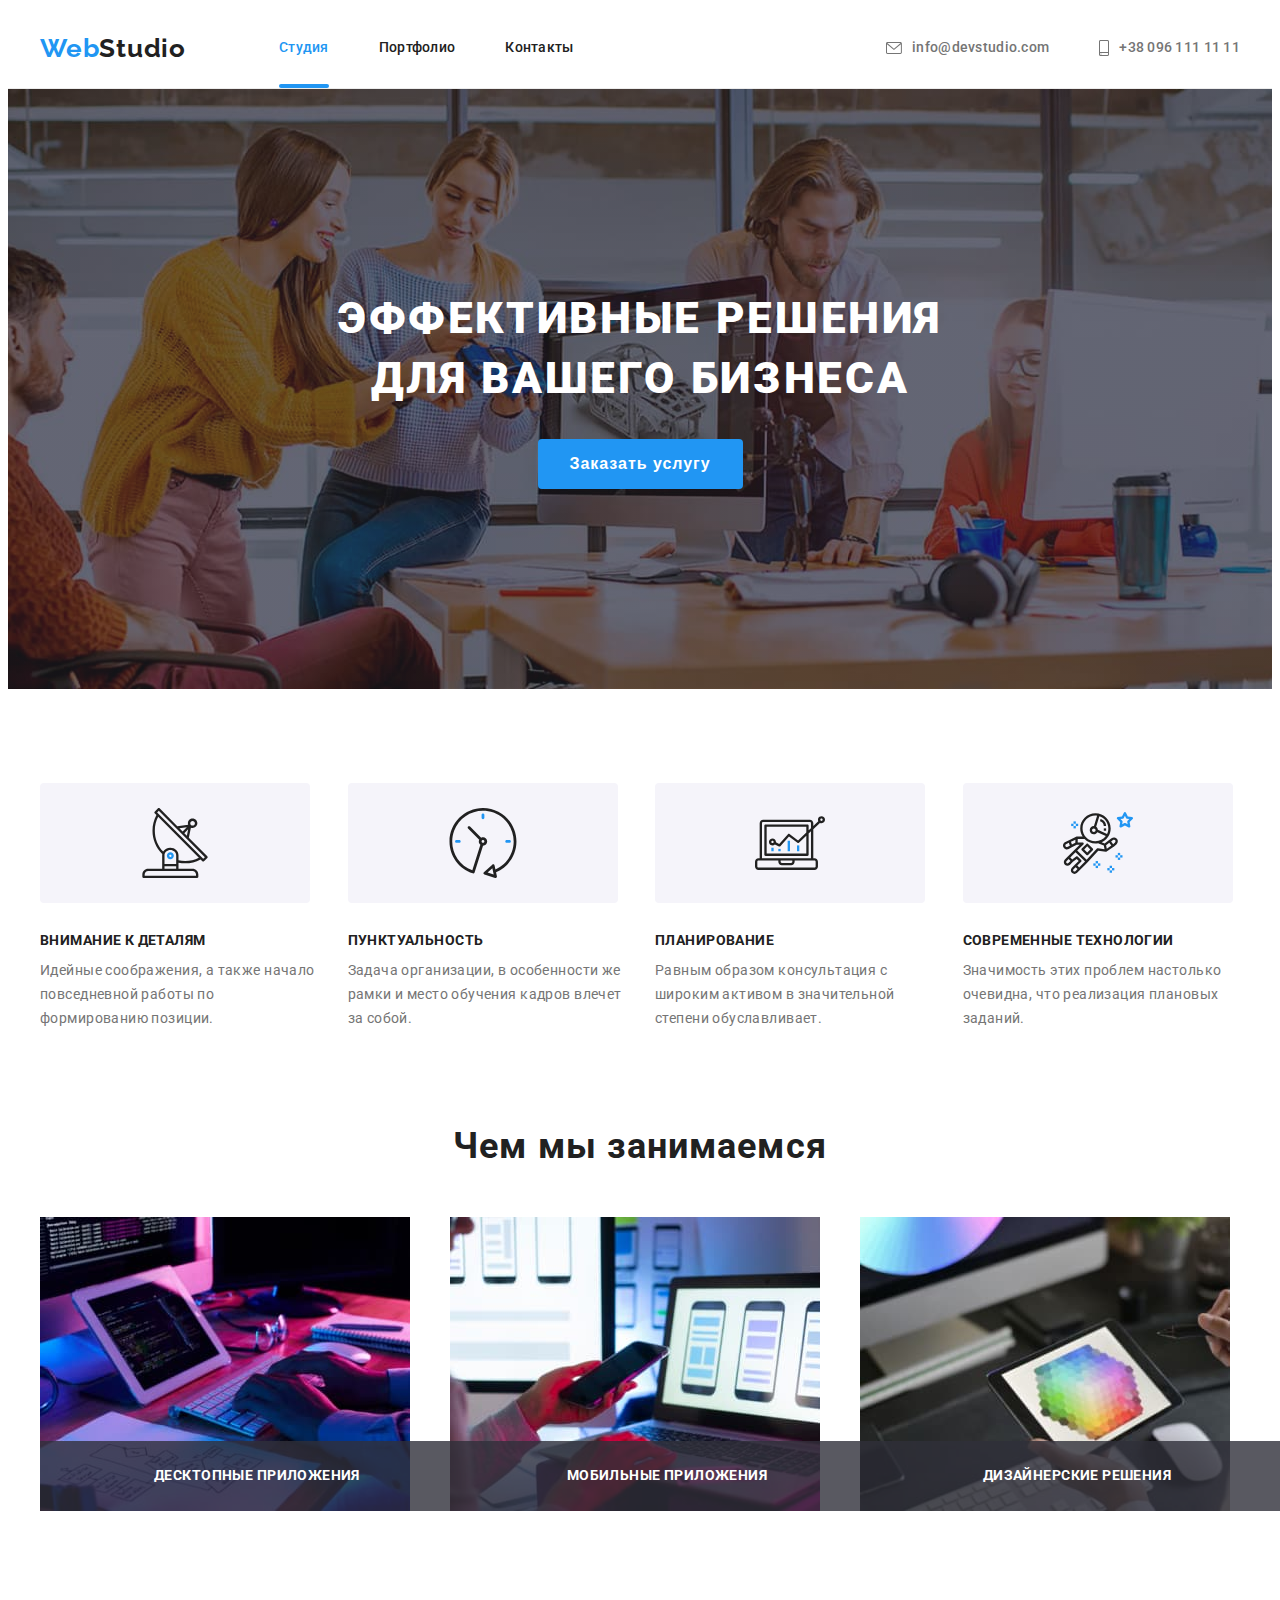
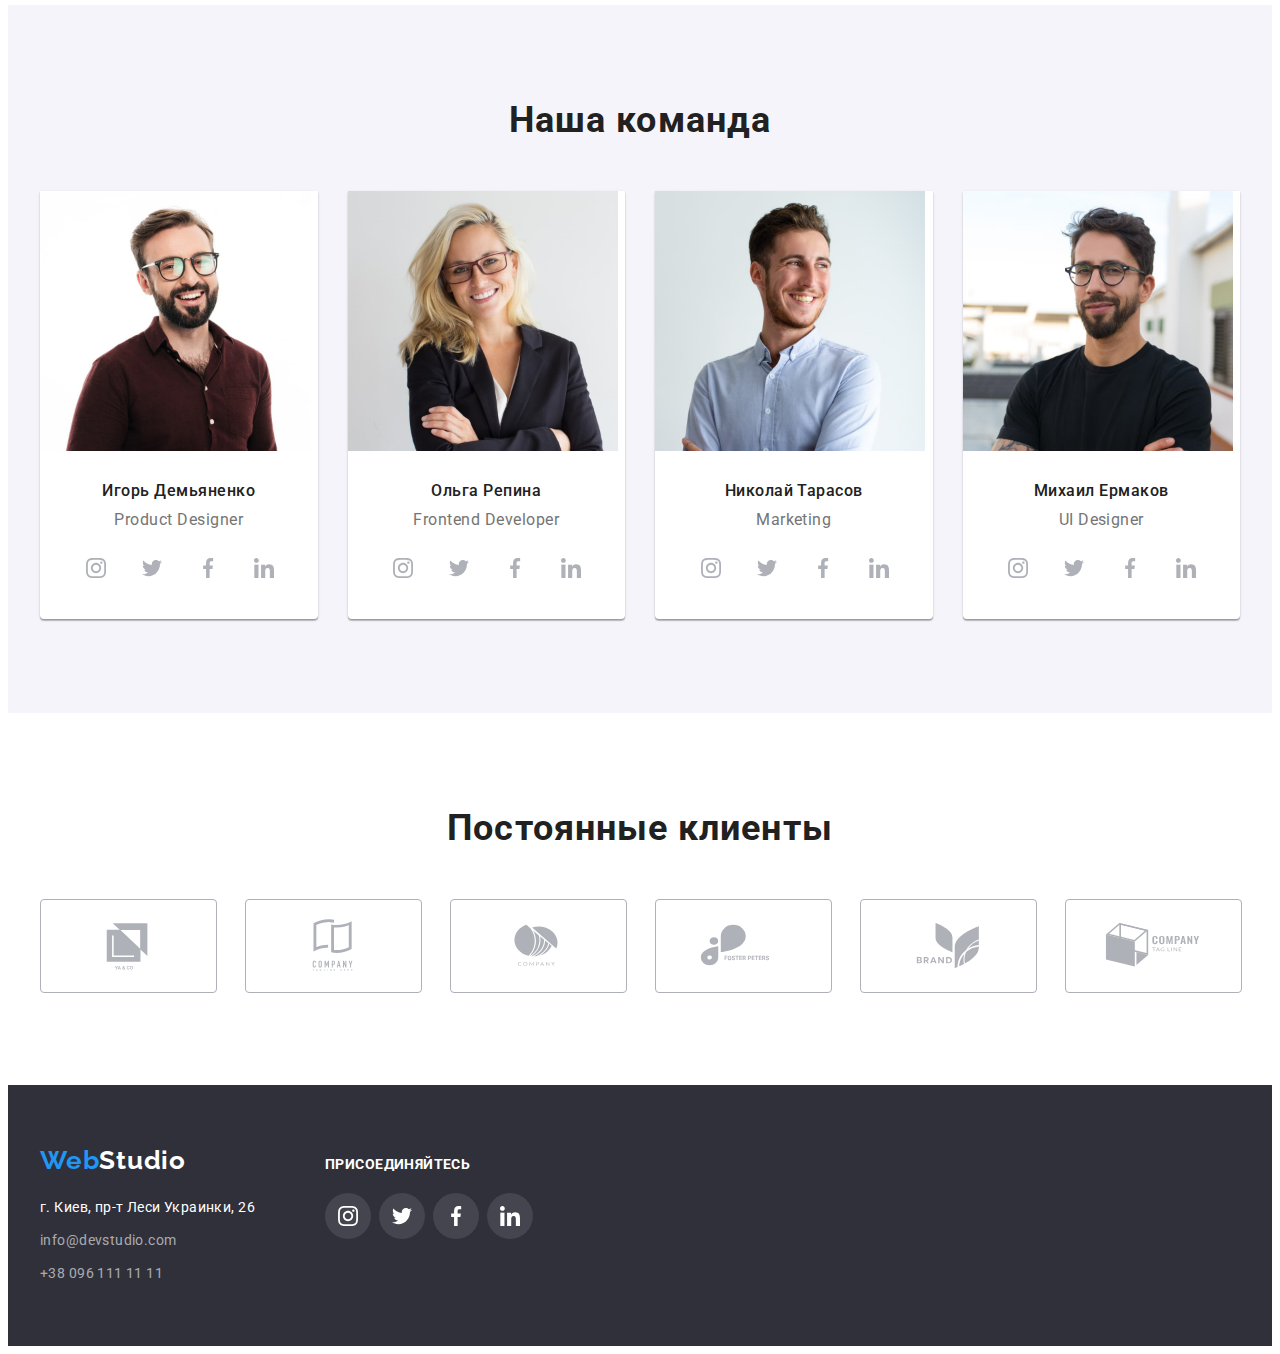
<file: index.html>
<!DOCTYPE html>
<html lang="ru">
  <head>
    <meta charset="UTF-8" />
    <meta http-equiv="X-UA-Compatible" content="IE=edge" />
    <meta name="viewport" content="width=device-width, initial-scale=1.0" />
    <title>Студия</title>
    <link rel="preconnect" href="https://fonts.googleapis.com" />
    <link rel="preconnect" href="https://fonts.gstatic.com" crossorigin />
    <link
      href="https://fonts.googleapis.com/css2?family=Raleway:wght@700&family=Roboto:wght@400;500;700;900&display=swap"
      rel="stylesheet"
    />
    <link
      rel="stylesheet"
      href="https://cdnjs.cloudflare.com/ajax/libs/modern-normalize/1.1.0/modern-normalize.min.css"
      integrity="sha512-wpPYUAdjBVSE4KJnH1VR1HeZfpl1ub8YT/NKx4PuQ5NmX2tKuGu6U/JRp5y+Y8XG2tV+wKQpNHVUX03MfMFn9Q=="
      crossorigin="anonymous"
      referrerpolicy="no-referrer"
    />
    <link rel="stylesheet" href="./css/styles.css" />
  </head>
  <body>
    <!--________________________ Хедер_______________________________________-->
    <header class="header">
      <div class="container">
        <a href="./index.html" class="logo link"
          >Web<span class="text-black">Studio</span></a
        >
        <nav class="nav">
          <ul class="nav-list list">
            <li class="nav-item">
              <a href="./index.html" class="nav-link current link">Студия</a>
            </li>
            <li class="nav-item">
              <a href="./portfolio.html" class="nav-link link">Портфолио</a>
            </li>
            <li class="nav-item">
              <a href="" class="nav-link link">Контакты</a>
            </li>
          </ul>
        </nav>

        <ul class="contacts-list list">
          <li class="contacts-item">
            <a href="mailto:info@devstudio.com" class="contacts-link link"
              ><svg class="icon contacts-icon" width="16" height="12">
                <use href="./images/icon.svg#icon-envelope"></use></svg
              >info@devstudio.com</a
            >
          </li>
          <li class="contacts-item">
            <a href="tel:+380961111111" class="contacts-link link">
              <svg class="icon contacts-icon" width="10" height="16">
                <use href="./images/icon.svg#icon-smartphone"></use></svg
              >+38 096 111 11 11</a
            >
          </li>
        </ul>
      </div>
    </header>

    <main>
      <!--__________________________Герой ____________________________-->
      <section class="hero">
        <div class="container">
          <h1 class="hero-title">Эффективные решения для вашего бизнеса</h1>
          <button class="hero-btn btn" type="button" data-modal-open>
            Заказать услугу
          </button>
        </div>
      </section>

      <!--________________________ Преимущества ______________________-->
      <section class="section features">
        <div class="container">
          <h2 class="visually-hidden">Преимущества</h2>
          <ul class="card-set features-list list">
            <li class="card-set-item features-item">
              <div class="features-wrap-icon">
                <svg class="icon features-icon" width="70" height="70">
                  <use href="./images/icon.svg#icon-antenna"></use>
                </svg>
              </div>
              <h3 class="features-title">Внимание к деталям</h3>
              <p class="features-text">
                Идейные соображения, а также начало повседневной работы по
                формированию позиции.
              </p>
            </li>
            <li class="card-set-item features-item">
              <div class="features-wrap-icon">
                <svg class="icon features-icon" width="70" height="70">
                  <use href="./images/icon.svg#icon-clock"></use>
                </svg>
              </div>
              <h3 class="features-title">Пунктуальность</h3>
              <p class="features-text">
                Задача организации, в особенности же рамки и место обучения
                кадров влечет за собой.
              </p>
            </li>
            <li class="card-set-item features-item">
              <div class="features-wrap-icon">
                <svg class="icon features-icon" width="70" height="70">
                  <use href="./images/icon.svg#icon-diagram"></use>
                </svg>
              </div>
              <h3 class="features-title">Планирование</h3>
              <p class="features-text">
                Равным образом консультация с широким активом в значительной
                степени обуславливает.
              </p>
            </li>
            <li class="card-set-item features-item">
              <div class="features-wrap-icon">
                <svg class="icon features-icon" width="70" height="70">
                  <use href="./images/icon.svg#icon-astronaut"></use>
                </svg>
              </div>
              <h3 class="features-title">Современные технологии</h3>
              <p class="features-text">
                Значимость этих проблем настолько очевидна, что реализация
                плановых заданий.
              </p>
            </li>
          </ul>
        </div>
      </section>
      <!--______________________ Чем мы занимаемся______________________-->
      <section class="section doing">
        <div class="container">
          <h2 class="section-title doing-title">Чем мы занимаемся</h2>
          <ul class="card-set doing-list list">
            <li class="card-set-item doing-item">
              <img
                src="./images/our-gualities-1.jpg"
                alt="our-gualities-1"
                width="370"
              />
              <h3 class="doing-item-title">Десктопные приложения</h3>
            </li>
            <li class="card-set-item doing-item">
              <img
                src="./images/our-gualities-2.jpg"
                alt="our-gualities-2"
                width="370"
              />
              <h3 class="doing-item-title">Мобильные приложения</h3>
            </li>
            <li class="card-set-item doing-item">
              <img
                src="./images/our-gualities-3.jpg"
                alt="our-gualities-3"
                width="370"
              />
              <h3 class="doing-item-title">Дизайнерские решения</h3>
            </li>
          </ul>
        </div>
      </section>
      <!--_______________________Наша команда ______________________________-->
      <section class="section team">
        <div class="container">
          <h2 class="section-title team-title">Наша команда</h2>
          <ul class="card-set team-list list">
            <li class="card-set-item team-item">
              <img
                src="./images/team-member-1.jpg"
                alt="team-member-1"
                width="270"
              />
              <div class="team-info">
                <h3 class="team-item-title">Игорь Демьяненко</h3>
                <p class="team-item-text">Product Designer</p>
                <ul class="card-set soc-list list">
                  <li class="card-set-item soc-item">
                    <a href="" class="soc-link link">
                      <svg class="icon item-icon" width="20" height="20">
                        <use href="./images/icon.svg#icon-instagram"></use>
                      </svg>
                    </a>
                  </li>
                  <li class="card-set-item soc-item">
                    <a href="" class="soc-link link">
                      <svg class="icon item-icon" width="20" height="20">
                        <use href="./images/icon.svg#icon-twitter"></use>
                      </svg>
                    </a>
                  </li>
                  <li class="card-set-item soc-item">
                    <a href="" class="soc-link link">
                      <svg class="icon item-icon" width="20" height="20">
                        <use href="./images/icon.svg#icon-facebook"></use>
                      </svg>
                    </a>
                  </li>
                  <li class="card-set-item soc-item">
                    <a href="" class="soc-link link">
                      <svg class="icon item-icon" width="20" height="20">
                        <use href="./images/icon.svg#icon-linkedin"></use>
                      </svg>
                    </a>
                  </li>
                </ul>
              </div>
            </li>
            <li class="card-set-item team-item">
              <img
                src="./images/team-member-2.jpg"
                alt="team-member-2"
                width="270"
              />
              <div class="team-info">
                <h3 class="team-item-title">Ольга Репина</h3>
                <p class="team-item-text">Frontend Developer</p>
                <ul class="card-set soc-list list">
                  <li class="card-set-item soc-item">
                    <a href="" class="soc-link link">
                      <svg class="icon item-icon" width="20" height="20">
                        <use href="./images/icon.svg#icon-instagram"></use>
                      </svg>
                    </a>
                  </li>
                  <li class="card-set-item soc-item">
                    <a href="" class="soc-link link">
                      <svg class="icon item-icon" width="20" height="20">
                        <use href="./images/icon.svg#icon-twitter"></use>
                      </svg>
                    </a>
                  </li>
                  <li class="card-set-item soc-item">
                    <a href="" class="soc-link link">
                      <svg class="icon item-icon" width="20" height="20">
                        <use href="./images/icon.svg#icon-facebook"></use>
                      </svg>
                    </a>
                  </li>
                  <li class="card-set-item soc-item">
                    <a href="" class="soc-link link">
                      <svg class="icon item-icon" width="20" height="20">
                        <use href="./images/icon.svg#icon-linkedin"></use>
                      </svg>
                    </a>
                  </li>
                </ul>
              </div>
            </li>
            <li class="card-set-item team-item">
              <img
                src="./images/team-member-3.jpg"
                alt="team-member-3"
                width="270"
              />
              <div class="team-info">
                <h3 class="team-item-title">Николай Тарасов</h3>
                <p class="team-item-text">Marketing</p>
                <ul class="card-set soc-list list">
                  <li class="card-set-item soc-item">
                    <a href="" class="soc-link link">
                      <svg class="icon item-icon" width="20" height="20">
                        <use href="./images/icon.svg#icon-instagram"></use>
                      </svg>
                    </a>
                  </li>
                  <li class="card-set-item soc-item">
                    <a href="" class="soc-link link">
                      <svg class="icon item-icon" width="20" height="20">
                        <use href="./images/icon.svg#icon-twitter"></use>
                      </svg>
                    </a>
                  </li>
                  <li class="card-set-item soc-item">
                    <a href="" class="soc-link link">
                      <svg class="icon item-icon" width="20" height="20">
                        <use href="./images/icon.svg#icon-facebook"></use>
                      </svg>
                    </a>
                  </li>
                  <li class="card-set-item soc-item">
                    <a href="" class="soc-link link">
                      <svg class="icon item-icon" width="20" height="20">
                        <use href="./images/icon.svg#icon-linkedin"></use>
                      </svg>
                    </a>
                  </li>
                </ul>
              </div>
            </li>
            <li class="card-set-item team-item">
              <img
                src="./images/team-member-4.jpg"
                alt="team-member-4"
                width="270"
              />
              <div class="team-info">
                <h3 class="team-item-title">Михаил Ермаков</h3>
                <p class="team-item-text">UI Designer</p>
                <ul class="card-set soc-list list">
                  <li class="card-set-item soc-item">
                    <a href="" class="soc-link link">
                      <svg class="icon item-icon" width="20" height="20">
                        <use href="./images/icon.svg#icon-instagram"></use>
                      </svg>
                    </a>
                  </li>
                  <li class="card-set-item soc-item">
                    <a href="" class="soc-link link">
                      <svg class="icon item-icon" width="20" height="20">
                        <use href="./images/icon.svg#icon-twitter"></use>
                      </svg>
                    </a>
                  </li>
                  <li class="card-set-item soc-item">
                    <a href="" class="soc-link link">
                      <svg class="icon item-icon" width="20" height="20">
                        <use href="./images/icon.svg#icon-facebook"></use>
                      </svg>
                    </a>
                  </li>
                  <li class="card-set-item soc-item">
                    <a href="" class="soc-link link">
                      <svg class="icon item-icon" width="20" height="20">
                        <use href="./images/icon.svg#icon-linkedin"></use>
                      </svg>
                    </a>
                  </li>
                </ul>
              </div>
            </li>
          </ul>
        </div>
      </section>

      <!-- _________________________Постоянные клиенты_________________________ -->
      <section class="clients section">
        <div class="container">
          <h2 class="clients-title section-title">Постоянные клиенты</h2>
          <ul class="card-set clients-list list">
            <li class="card-set-item clients-item">
              <a href="" class="clients-link link">
                <svg class="icon clients-icon" width="106" height="60">
                  <use href="./images/icon.svg#icon-logo-1"></use>
                </svg>
              </a>
            </li>
            <li class="card-set-item clients-item">
              <a href="" class="clients-link link">
                <svg class="icon clients-icon" width="106" height="60">
                  <use href="./images/icon.svg#icon-logo-2"></use>
                </svg>
              </a>
            </li>
            <li class="card-set-item clients-item">
              <a href="" class="clients-link link">
                <svg class="icon clients-icon" width="106" height="60">
                  <use href="./images/icon.svg#icon-logo-3"></use>
                </svg>
              </a>
            </li>
            <li class="card-set-item clients-item">
              <a href="" class="clients-link link">
                <svg class="icon clients-icon" width="106" height="60">
                  <use href="./images/icon.svg#icon-logo-4"></use>
                </svg>
              </a>
            </li>
            <li class="card-set-item clients-item">
              <a href="" class="clients-link link">
                <svg class="icon clients-icon" width="106" height="60">
                  <use href="./images/icon.svg#icon-logo-5"></use>
                </svg>
              </a>
            </li>
            <li class="card-set-item clients-item">
              <a href="" class="clients-link link">
                <svg class="icon clients-icon" width="106" height="60">
                  <use href="./images/icon.svg#icon-logo-6"></use>
                </svg>
              </a>
            </li>
          </ul>
        </div>
      </section>
    </main>
    <!--____________________________ Футер ___________________________________-->
    <footer class="footer">
      <div class="container footer-container">
        <div class="footer-content">
          <a href="./index.html" class="logo link"
            >Web<span class="text-white">Studio</span></a
          >
          <address class="footer-address">
            г. Киев, пр-т Леси Украинки, 26
            <ul class="footer-address-list list">
              <li class="footer-address-item">
                <a
                  href="mailto:info@devstudio.com"
                  class="footer-address-link link"
                  >info@devstudio.com</a
                >
              </li>
              <li class="footer-address-item">
                <a href="tel:+380961111111" class="footer-address-link link"
                  >+38 096 111 11 11</a
                >
              </li>
            </ul>
          </address>
        </div>

        <div class="footer-subscribe">
          <b class="subscrible-title">Присоединяйтесь</b>
          <ul class="card-set soc-list list">
            <li class="card-set-item soc-item">
              <a href="" class="soc-link link">
                <svg class="icon item-icon" width="20" height="20">
                  <use href="./images/icon.svg#icon-instagram"></use>
                </svg>
              </a>
            </li>
            <li class="card-set-item soc-item">
              <a href="" class="soc-link link">
                <svg class="icon item-icon" width="20" height="20">
                  <use href="./images/icon.svg#icon-twitter"></use>
                </svg>
              </a>
            </li>
            <li class="card-set-item soc-item">
              <a href="" class="soc-link link">
                <svg class="icon item-icon" width="20" height="20">
                  <use href="./images/icon.svg#icon-facebook"></use>
                </svg>
              </a>
            </li>
            <li class="card-set-item soc-item">
              <a href="" class="soc-link link">
                <svg class="icon item-icon" width="20" height="20">
                  <use href="./images/icon.svg#icon-linkedin"></use>
                </svg>
              </a>
            </li>
          </ul>
        </div>
      </div>
    </footer>

    <div class="backdrop is-hidden" data-modal>
      <div class="modal">
        <button class="btn modal-btn-close" type="button" data-modal-close>
          <svg
            class="icon icon-modal-btn"
            width="18"
            height="18"
            data-modal-close
          >
            <use href="./images/icon.svg#icon-btn-close"></use>
          </svg>
        </button>
      </div>
    </div>
    <script src="./js/modal.js"></script>
  </body>
</html>
</file>
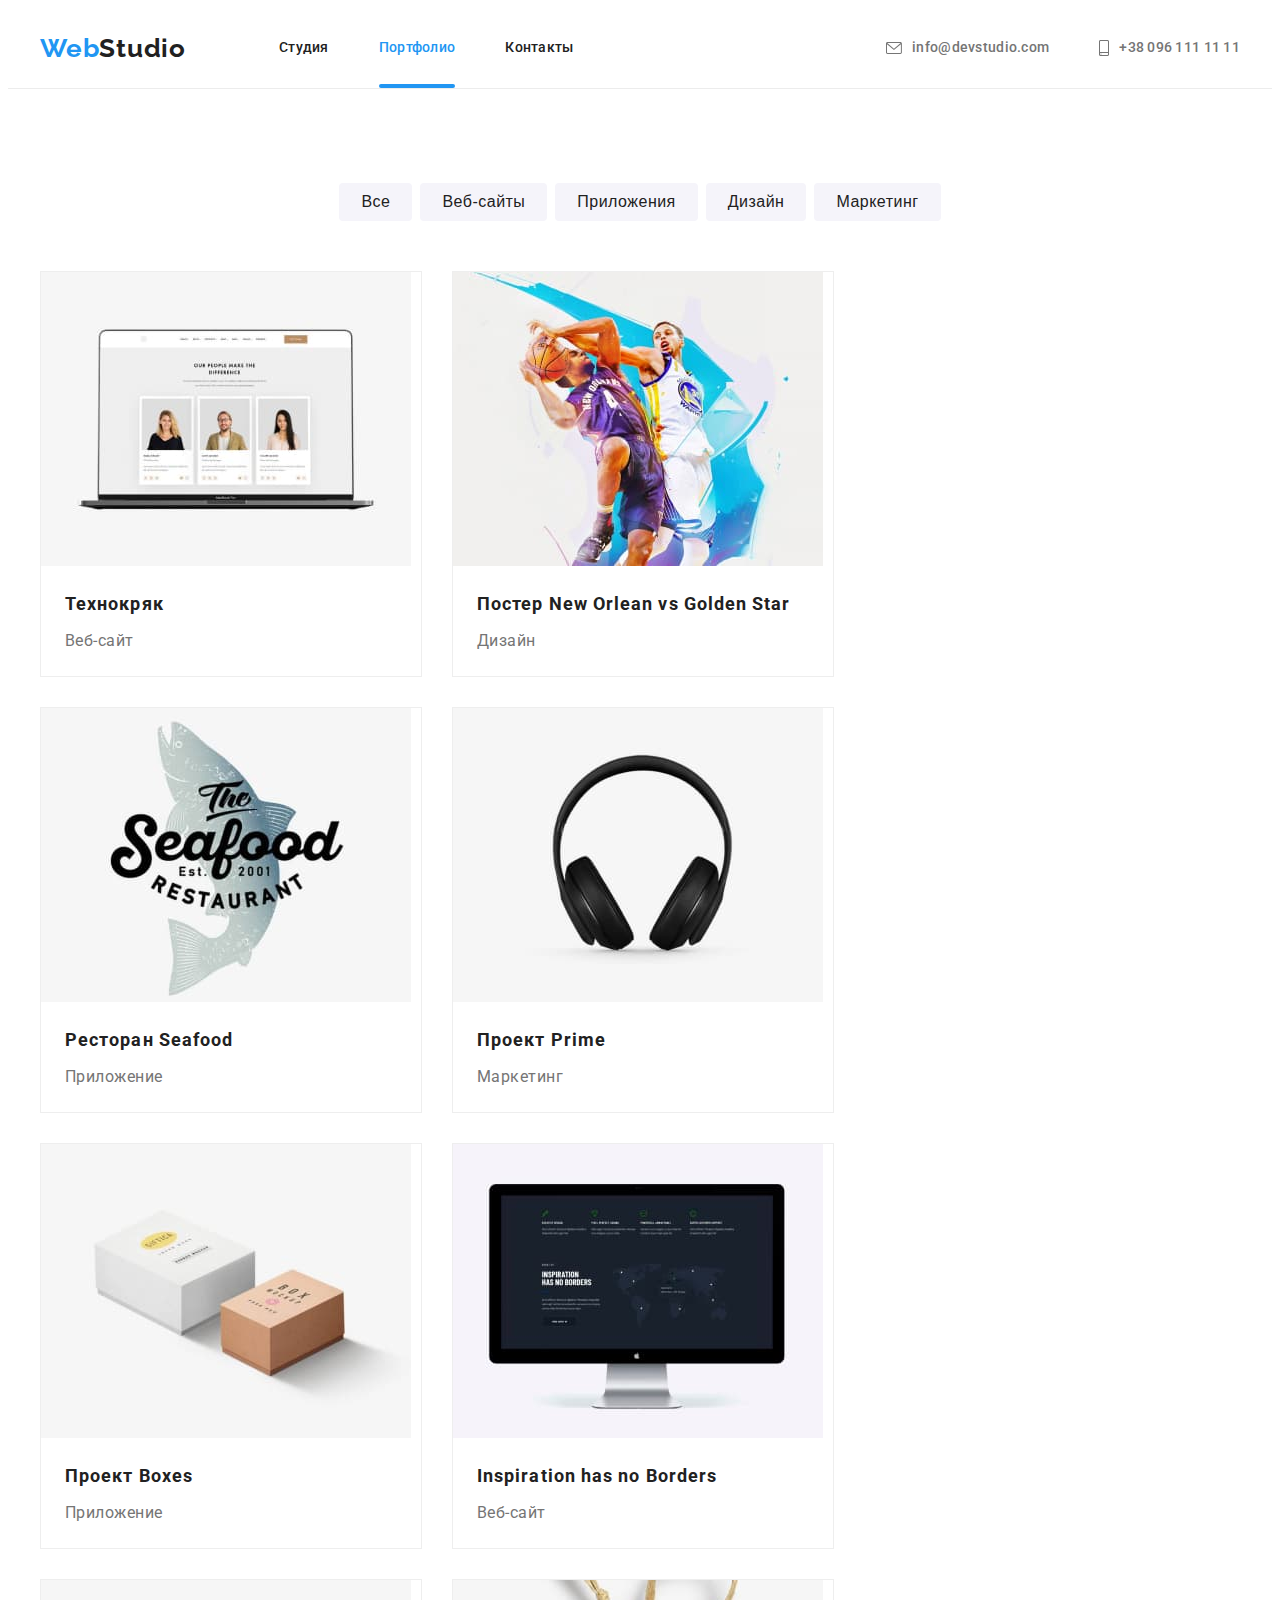
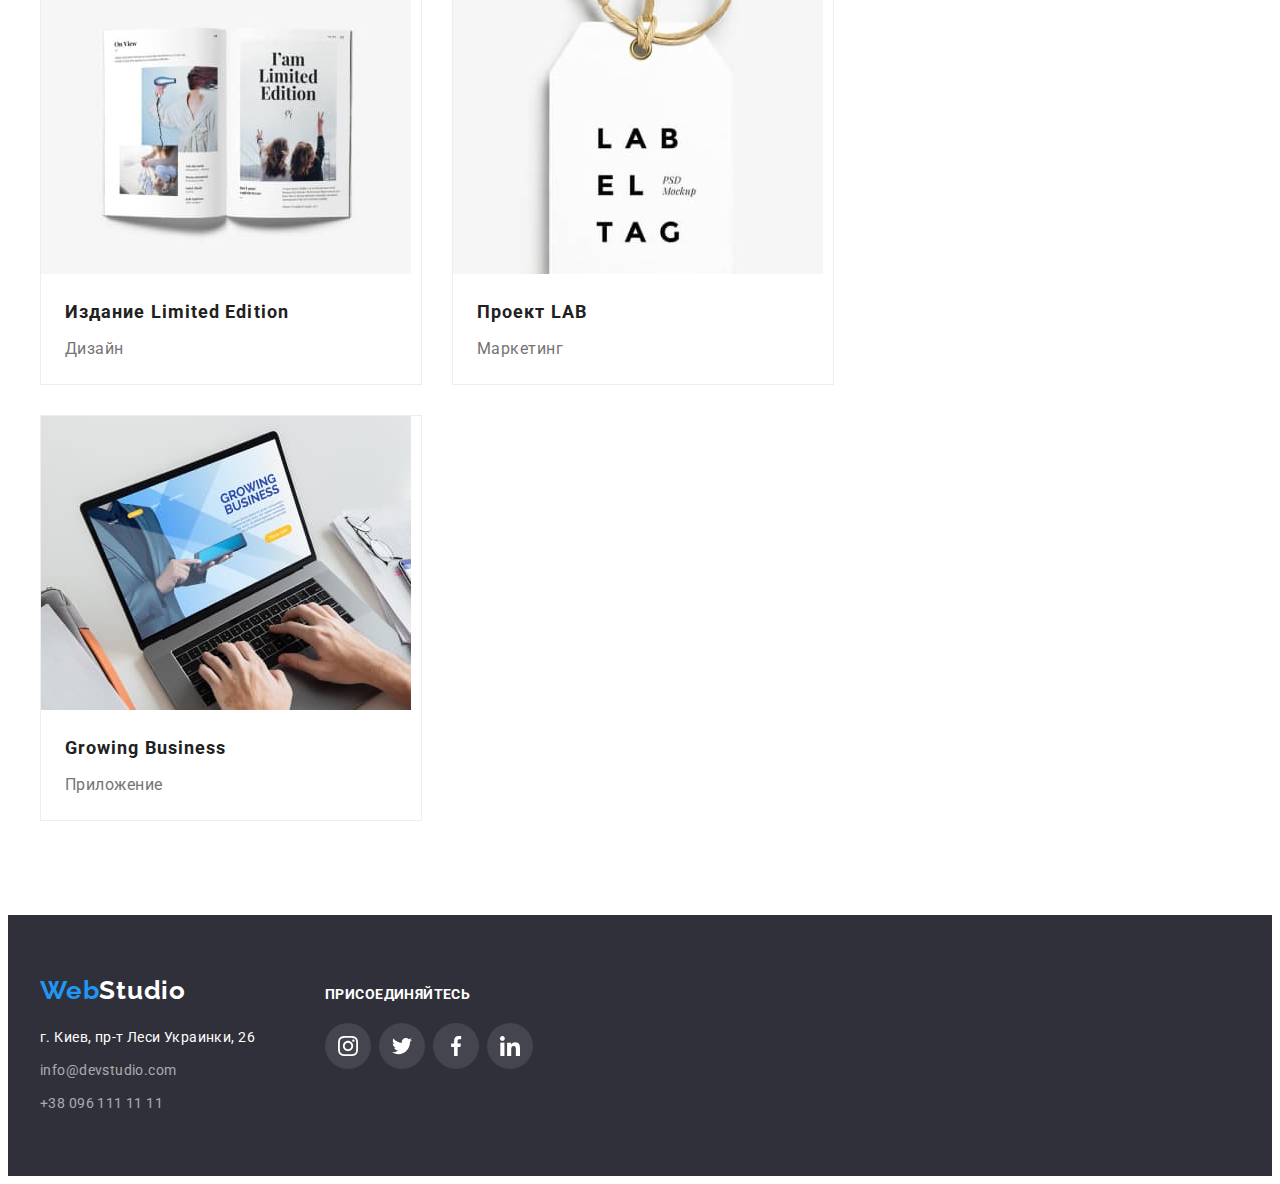
<file: portfolio.html>
<!DOCTYPE html>
<html lang="ru">
  <head>
    <meta charset="UTF-8" />
    <meta http-equiv="X-UA-Compatible" content="IE=edge" />
    <meta name="viewport" content="width=device-width, initial-scale=1.0" />
    <title>Портфолио</title>
    <link rel="preconnect" href="https://fonts.googleapis.com" />
    <link rel="preconnect" href="https://fonts.gstatic.com" crossorigin />
    <link
      href="https://fonts.googleapis.com/css2?family=Raleway:wght@700&family=Roboto:wght@400;500;700;900&display=swap"
      rel="stylesheet"
    />
    <link
      rel="stylesheet"
      href="https://cdnjs.cloudflare.com/ajax/libs/modern-normalize/1.1.0/modern-normalize.min.css"
      integrity="sha512-wpPYUAdjBVSE4KJnH1VR1HeZfpl1ub8YT/NKx4PuQ5NmX2tKuGu6U/JRp5y+Y8XG2tV+wKQpNHVUX03MfMFn9Q=="
      crossorigin="anonymous"
      referrerpolicy="no-referrer"
    />
    <link rel="stylesheet" href="./css/styles.css" />
  </head>
  <body>
    <!--__________________________ Хедер ________________________________-->
    <header class="header">
      <div class="container">
        <a href="./index.html" class="logo link"
          >Web<span class="text-black">Studio</span></a
        >
        <nav class="nav">
          <ul class="nav-list list">
            <li class="nav-item">
              <a href="./index.html" class="nav-link link">Студия</a>
            </li>
            <li class="nav-item">
              <a href="./portfolio.html" class="nav-link current link"
                >Портфолио</a
              >
            </li>
            <li class="nav-item">
              <a href="" class="nav-link link">Контакты</a>
            </li>
          </ul>
        </nav>

        <ul class="contacts-list list">
          <li class="contacts-item">
            <a href="mailto:info@devstudio.com" class="contacts-link link"
              ><svg class="icon contacts-icon" width="16" height="12">
                <use href="./images/icon.svg#icon-envelope"></use></svg
              >info@devstudio.com</a
            >
          </li>
          <li class="contacts-item">
            <a href="tel:+380961111111" class="contacts-link link">
              <svg class="icon contacts-icon" width="10" height="16">
                <use href="./images/icon.svg#icon-smartphone"></use></svg
              >+38 096 111 11 11</a
            >
          </li>
        </ul>
      </div>
    </header>

    <main>
      <section class="section projects">
        <div class="container">
          <!--______________________ Фильтр проектов________________________________ -->
          <h1 class="visually-hidden">Наши проекты</h1>
          <ul class="filters-list list">
            <li class="filters-item">
              <button class="btn filters-btn" type="button">Все</button>
            </li>
            <li class="filters-item">
              <button class="btn filters-btn" type="button">Веб-сайты</button>
            </li>
            <li class="filters-item">
              <button class="btn filters-btn" type="button">Приложения</button>
            </li>
            <li class="filters-item">
              <button class="btn filters-btn" type="button">Дизайн</button>
            </li>
            <li class="filters-item">
              <button class="btn filters-btn" type="button">Маркетинг</button>
            </li>
          </ul>

          <!--________________________Список проектов ____________________________-->
          <ul class="card-set projects-list list">
            <li class="card-set-item projects-item">
              <a
                href=""
                class="projects-link link"
                target="_blank"
                rel="noopener nofollow noreferrer"
              >
                <div class="projects-thumb">
                  <img src="./images/img1.jpg" alt="Технокряк" width="370" />
                  <p class="overlay-text">
                    Ресурс предлагает комплексные предложения с разным уровнем
                    функционала и сервисов. Все это позволит посетителю получить
                    исчерпывающие сведения о компании или частном лице.
                  </p>
                </div>
                <div class="projects-wrap">
                  <h2 class="projects-title">Технокряк</h2>
                  <p class="projects-group">Веб-сайт</p>
                </div>
              </a>
            </li>
            <li class="card-set-item projects-item">
              <a
                href=""
                class="projects-link link"
                target="_blank"
                rel="noopener nofollow noreferrer"
              >
                <div class="projects-thumb">
                  <img src="./images/img2.jpg" alt="Дизайн" width="370" />
                  <p class="overlay-text">
                    Ресурс предлагает комплексные предложения с разным уровнем
                    функционала и сервисов. Все это позволит посетителю получить
                    исчерпывающие сведения о компании или частном лице.
                  </p>
                </div>
                <div class="projects-wrap">
                  <h2 class="projects-title">
                    Постер New Orlean vs Golden Star
                  </h2>
                  <p class="projects-group">Дизайн</p>
                </div>
              </a>
            </li>
            <li class="card-set-item projects-item">
              <a
                href=""
                class="projects-link link"
                target="_blank"
                rel="noopener nofollow noreferrer"
              >
                <div class="projects-thumb">
                  <img
                    src="./images/img3.jpg"
                    alt="Ресторан Seafood"
                    width="370"
                  />
                  <p class="overlay-text">
                    Ресурс предлагает комплексные предложения с разным уровнем
                    функционала и сервисов. Все это позволит посетителю получить
                    исчерпывающие сведения о компании или частном лице.
                  </p>
                </div>
                <div class="projects-wrap">
                  <h2 class="projects-title">Ресторан Seafood</h2>
                  <p class="projects-group">Приложение</p>
                </div>
              </a>
            </li>
            <li class="card-set-item projects-item">
              <a
                href=""
                class="projects-link link"
                target="_blank"
                rel="noopener nofollow noreferrer"
              >
                <div class="projects-thumb">
                  <img src="./images/img4.jpg" alt="Проект Prime" width="370" />
                  <p class="overlay-text">
                    Ресурс предлагает комплексные предложения с разным уровнем
                    функционала и сервисов. Все это позволит посетителю получить
                    исчерпывающие сведения о компании или частном лице.
                  </p>
                </div>
                <div class="projects-wrap">
                  <h2 class="projects-title">Проект Prime</h2>
                  <p class="projects-group">Маркетинг</p>
                </div>
              </a>
            </li>
            <li class="card-set-item projects-item">
              <a
                href=""
                class="projects-link link"
                target="_blank"
                rel="noopener nofollow noreferrer"
              >
                <div class="projects-thumb">
                  <img src="./images/img5.jpg" alt="Проект Boxes" width="370" />
                  <p class="overlay-text">
                    Ресурс предлагает комплексные предложения с разным уровнем
                    функционала и сервисов. Все это позволит посетителю получить
                    исчерпывающие сведения о компании или частном лице.
                  </p>
                </div>
                <div class="projects-wrap">
                  <h2 class="projects-title">Проект Boxes</h2>
                  <p class="projects-group">Приложение</p>
                </div>
              </a>
            </li>
            <li class="card-set-item projects-item">
              <a
                href=""
                class="projects-link link"
                target="_blank"
                rel="noopener nofollow noreferrer"
              >
                <div class="projects-thumb">
                  <img
                    src="./images/img6.jpg"
                    alt="Inspiration has no Borders"
                    width="370"
                  />
                  <p class="overlay-text">
                    Ресурс предлагает комплексные предложения с разным уровнем
                    функционала и сервисов. Все это позволит посетителю получить
                    исчерпывающие сведения о компании или частном лице.
                  </p>
                </div>
                <div class="projects-wrap">
                  <h2 class="projects-title">Inspiration has no Borders</h2>
                  <p class="projects-group">Веб-сайт</p>
                </div>
              </a>
            </li>
            <li class="card-set-item projects-item">
              <a
                href=""
                class="projects-link link"
                target="_blank"
                rel="noopener nofollow noreferrer"
              >
                <div class="projects-thumb">
                  <img
                    src="./images/img7.jpg"
                    alt="Издание Limited Edition"
                    width="370"
                  />
                  <p class="overlay-text">
                    Ресурс предлагает комплексные предложения с разным уровнем
                    функционала и сервисов. Все это позволит посетителю получить
                    исчерпывающие сведения о компании или частном лице.
                  </p>
                </div>
                <div class="projects-wrap">
                  <h2 class="projects-title">Издание Limited Edition</h2>
                  <p class="projects-group">Дизайн</p>
                </div>
              </a>
            </li>
            <li class="card-set-item projects-item">
              <a
                href=""
                class="projects-link link"
                target="_blank"
                rel="noopener nofollow noreferrer"
              >
                <div class="projects-thumb">
                  <img src="./images/img8.jpg" alt="Проект LAB" width="370" />
                  <p class="overlay-text">
                    Ресурс предлагает комплексные предложения с разным уровнем
                    функционала и сервисов. Все это позволит посетителю получить
                    исчерпывающие сведения о компании или частном лице.
                  </p>
                </div>
                <div class="projects-wrap">
                  <h2 class="projects-title">Проект LAB</h2>
                  <p class="projects-group">Маркетинг</p>
                </div>
              </a>
            </li>
            <li class="card-set-item projects-item">
              <a
                href=""
                class="projects-link link"
                target="_blank"
                rel="noopener nofollow noreferrer"
              >
                <div class="projects-thumb">
                  <img
                    src="./images/img9.jpg"
                    alt="Growing Business"
                    width="370"
                  />
                  <p class="overlay-text">
                    Ресурс предлагает комплексные предложения с разным уровнем
                    функционала и сервисов. Все это позволит посетителю получить
                    исчерпывающие сведения о компании или частном лице.
                  </p>
                </div>
                <div class="projects-wrap">
                  <h2 class="projects-title">Growing Business</h2>
                  <p class="projects-group">Приложение</p>
                </div>
              </a>
            </li>
          </ul>
        </div>
      </section>
    </main>

    <!--______________________________ Футер _____________________________________-->

    <footer class="footer">
      <div class="container footer-container">
        <div class="footer-content">
          <a href="./index.html" class="logo link"
            >Web<span class="text-white">Studio</span></a
          >
          <address class="footer-address">
            г. Киев, пр-т Леси Украинки, 26
            <ul class="footer-address-list list">
              <li class="footer-address-item">
                <a
                  href="mailto:info@devstudio.com"
                  class="footer-address-link link"
                  >info@devstudio.com</a
                >
              </li>
              <li class="footer-address-item">
                <a href="tel:+380961111111" class="footer-address-link link"
                  >+38 096 111 11 11</a
                >
              </li>
            </ul>
          </address>
        </div>

        <div class="footer-subscribe">
          <b class="subscrible-title">Присоединяйтесь</b>
          <ul class="card-set soc-list list">
            <li class="card-set-item soc-item">
              <a href="" class="soc-link link">
                <svg class="icon item-icon" width="20" height="20">
                  <use href="./images/icon.svg#icon-instagram"></use>
                </svg>
              </a>
            </li>
            <li class="card-set-item soc-item">
              <a href="" class="soc-link link">
                <svg class="icon item-icon" width="20" height="20">
                  <use href="./images/icon.svg#icon-twitter"></use>
                </svg>
              </a>
            </li>
            <li class="card-set-item soc-item">
              <a href="" class="soc-link link">
                <svg class="icon item-icon" width="20" height="20">
                  <use href="./images/icon.svg#icon-facebook"></use>
                </svg>
              </a>
            </li>
            <li class="card-set-item soc-item">
              <a href="" class="soc-link link">
                <svg class="icon item-icon" width="20" height="20">
                  <use href="./images/icon.svg#icon-linkedin"></use>
                </svg>
              </a>
            </li>
          </ul>
        </div>
      </div>
    </footer>
  </body>
</html>
</file>
<file: css/styles.css>
/* цвет основного текста #757575 */
/* вторичный цвет текста  #212121;
     /* акцент #2196F3 */
/* цвет фона ##FFFFFF */
/* вторичный цвет фона #F5F4FA */

:root {
  --primary-text-color: #757575;
  --secondary-text-color: ;
  --title-text-color: #212121;
  --secondary-title-color: #ffffff;
  --accent-color: #2196f3;
  --primary-bg-color: #ffffff;
  --secondary-bg-color: #f5f4fa;
  --card-gap: 30px;
  --card-item: 3;
  --color-icon: #afb1b8;
  --transition: 250ms cubic-bezier(0.4, 0, 0.2, 1);
}

h1,
h2,
h3,
h4,
h5,
h6,
p {
  margin: 0;
}

ul {
  margin: 0;
  padding-left: 0;
}

body {
  font-family: "Roboto", sans-serif;
  font-size: 14px;
  background-color: var(--primary-bg-color);
  color: var(--primary-text-color);
}

img {
  display: block;
  max-width: 100%;
  height: auto;
}

a {
  color: currentColor;
}

.section {
  padding-top: 94px;
  padding-bottom: 94px;
}

.container {
  width: 1200px;
  padding-left: 15px;
  padding-right: 15px;
  margin: 0 auto;
}

.link {
  text-decoration: none;
}

.list {
  list-style: none;
}

.btn {
  cursor: pointer;
  border: none;
  border-radius: 4px;
}

.visually-hidden {
  position: absolute;
  width: 1px;
  height: 1px;
  margin: -1px;
  border: 0;
  padding: 0;
  white-space: nowrap;
  clip-path: inset(100%);
  clip: rect(0 0 0 0);
  overflow: hidden;
}

.accent {
  color: var(--accent-color);
}

.section-title {
  margin-bottom: 50px;
  font-weight: 700;
  font-size: 36px;
  line-height: 1.17;
  letter-spacing: 0.03em;
  text-align: center;
  color: var(--title-text-color);
}

.card-set {
  display: flex;
  flex-wrap: wrap;
  gap: var(--card-gap);
}

.card-set-item {
  flex-basis: calc(
    ((100% - (var(--card-item) - 1) * var(--card-gap))) / var(--card-item)
  );
}

.text-white {
  color: var(--secondary-title-color);
}
.text-black {
  color: var(--title-text-color);
}

.icon {
  fill: #afb1b8;
}
/* Социальные сети */
.soc-list {
  --card-gap: 10px;
  --card-item: 4;
}

.item-icon {
  transition: fill var(--transition);
}

.soc-item {
  width: 44px;
  height: 44px;
}

.soc-link {
  transition: background-color var(--transition);
  display: flex;
  align-items: center;
  justify-content: center;
  width: 100%;
  height: 100%;
  border-radius: 50%;
  border: 1px solid transparent;
}

.soc-link:hover,
.soc-link:focus {
  background-color: var(--accent-color);
}

.soc-link:hover .item-icon,
.soc-link:focus .item-icon {
  fill: #ffffff;
}
/* ------------------------Хедер---------------------------- */
.header {
  border-bottom: 1px solid #ececec;
}
.header .container {
  display: flex;
  align-items: center;
}

.header .logo {
  margin-right: 93px;
}

.logo {
  font-family: "Raleway";
  font-weight: 700;
  font-size: 26px;
  line-height: 1.19;
  letter-spacing: 0.03em;
  color: var(--accent-color);
}

.nav-list,
.contacts-list {
  display: flex;
  gap: 50px;
}

.contacts-list {
  margin-left: auto;
}

.nav-item {
  position: relative;
}

.nav-link,
.contacts-link {
  transition: color var(--transition);
  display: block;
  align-items: center;
  justify-content: center;
  padding-top: 32px;
  padding-bottom: 32px;
  font-weight: 500;
  line-height: 1.14;
  letter-spacing: 0.02em;
}

.nav-link {
  color: var(--title-text-color);
}

.nav-link.current {
  color: var(--accent-color);
}

.current.nav-link::after {
  position: absolute;
  bottom: 0;
  content: "";
  display: block;
  height: 4px;
  width: 100%;
  border-radius: 2px;
  background-color: var(--accent-color);
}

.contacts-link {
  display: flex;
  color: var(--primary-text-color);
}

.nav-link:hover,
.nav-link:focus,
.contacts-link:hover,
.contacts-link:focus {
  color: var(--accent-color);
}

.contacts-icon {
  transition: fill var(--transition);
  fill: currentColor;
  margin-right: 10px;
}

.contacts-link:hover .contacts-icon,
.contacts-link:focus .contacts-icon {
  fill: currentColor;
}
/* --------------------Герой--------------------------- */
.hero {
  padding-top: 200px;
  padding-bottom: 200px;
  text-align: center;
  margin: 0 auto;
  background-color: #2f303a;
  background-image: linear-gradient(
      rgba(47, 48, 58, 0.4),
      rgba(47, 48, 58, 0.4)
    ),
    url(../images/hero.jpg);
  background-size: cover;
  background-repeat: no-repeat;
  background-position: center;
  max-width: 1600px;
}

.hero-title {
  margin-bottom: 30px;
  margin-left: auto;
  margin-right: auto;
  max-width: 696px;

  font-weight: 900;
  font-size: 44px;
  line-height: 1.36;
  letter-spacing: 0.06em;
  text-transform: uppercase;
  color: var(--secondary-title-color);
}

.hero-btn {
  transition: background-color var(--transition);
  display: flex;
  justify-content: center;
  align-items: center;
  padding: 10px 32px;
  font-weight: 700;
  font-size: 16px;
  line-height: 1.88;
  letter-spacing: 0.06em;
  color: var(--secondary-title-color);
  background-color: var(--accent-color);
  margin: 0 auto;
}
.hero-btn:hover,
.hero-btn:focus {
  background-color: #188ce8;
}

/* ---------------------- Преимущества ----------------- */
.features-item {
  --card-gap: 30px;
  --card-item: 4;
}

.features-wrap-icon {
  display: flex;
  align-items: center;
  justify-content: center;
  width: 270px;
  height: 120px;
  margin-bottom: 30px;
  background-color: var(--secondary-bg-color);
  border-radius: 4px;
}

.features-icon {
  fill: var(--title-text-color);
}

.features-title {
  margin-bottom: 10px;
  font-weight: 700;
  font-size: 14px;
  line-height: 1.14;
  letter-spacing: 0.03em;
  text-transform: uppercase;
  color: var(--title-text-color);
}

.features-text {
  line-height: 1.71;
  letter-spacing: 0.03em;
}

/* ---------------------Чем мы занимаемся------------------ */
.doing {
  padding-top: 0;
}

.doing-item {
  position: relative;
}

.doing-item-title {
  position: absolute;
  bottom: 0;
  left: 0;
  width: 100%;
  padding: 27px;
  font-weight: 700;
  font-size: 14px;
  line-height: 1.14;
  text-align: center;
  letter-spacing: 0.03em;
  text-transform: uppercase;
  background: rgba(47, 48, 58, 0.8);
  color: var(--secondary-title-color);
}
/* ------------------ Наша команда------------------------ */
.team {
  background-color: var(--secondary-bg-color);
}

.team-item {
  box-shadow: 0px 1px 3px rgba(0, 0, 0, 0.12), 0px 1px 1px rgba(0, 0, 0, 0.14),
    0px 2px 1px rgba(0, 0, 0, 0.2);
  border-radius: 0px 0px 4px 4px;

  --card-item: 4;
  text-align: center;
  background-color: var(--primary-bg-color);
}

.team-item .soc-list {
  padding-left: 22px;
  padding-right: 22px;
}

.team-info {
  padding-top: 30px;
  padding-bottom: 30px;
  padding-right: 10px;
  padding-left: 10px;
}

.team-item-title {
  margin-bottom: 10px;
  font-weight: 500;
  font-size: 16px;
  line-height: 1.19;
  letter-spacing: 0.03em;
  color: var(--title-text-color);
}

.team-item-text {
  margin-bottom: 16px;
  font-size: 16px;
  line-height: 1.19;
  letter-spacing: 0.03em;
}

/* --------------Постоянные клиенты--------------------*/
.clients-list {
  --card-gap: 30px;
  --card-item: 6;
}

.clients-item {
  width: 170px;
  height: 92px;
}

.clients-link {
  transition: color var(--transition);
  display: flex;
  align-items: center;
  justify-content: center;
  width: 100%;
  height: 100%;
  border: 1px solid;
  border-radius: 4px;
  color: var(--color-icon);
}

.clients-icon {
  transition: fill var(--transition);
  fill: currentColor;
}

.clients-link:hover,
.clients-link:focus {
  color: var(--accent-color);
}

.clients-link:hover .clients-icon,
.clients-link:focus .clients-icon {
  fill: currentColor;
}

/* ----------------------Футер ----------------------- */

.footer {
  padding-top: 60px;
  padding-bottom: 60px;
  background-color: #2f303a;
}

.footer-container {
  display: flex;
  display: flex;
  align-items: baseline;
}

.footer-content {
  margin-right: 70px;
}

.footer .logo {
  display: block;
  margin-bottom: 20px;
}

.footer-address {
  color: var(--secondary-title-color);
  font-style: normal;
  line-height: 1.71;
  letter-spacing: 0.03em;
}

.footer-address-list,
.footer-address-item + .footer-address-item {
  margin-top: 9px;
}

.footer-address-link {
  transition: color var(--transition);
  color: rgba(255, 255, 255, 0.6);
}

.footer-address-link:hover,
.footer-address-link:focus {
  color: var(--accent-color);
}

.footer-subscribe {
  margin-right: auto;
}

.subscrible-title {
  display: block;
  margin-bottom: 20px;
  font-weight: 700;
  font-size: 14px;
  line-height: 1.14;
  letter-spacing: 0.03em;
  text-transform: uppercase;
  color: var(--secondary-title-color);
}

.footer-subscribe .soc-link {
  background-color: rgba(255, 255, 255, 0.1);
}

.footer-subscribe .icon {
  fill: var(--secondary-title-color);
}

.footer-subscribe .soc-link:hover,
.footer-subscribe .soc-link:focus {
  background-color: var(--accent-color);
}

/* ----------------- Модальное окно ------------------------*/
.is-hidden {
  opacity: 0;
  visibility: hidden;
  pointer-events: none;
}

.backdrop {
  transition: opacity var(--transition), visibility var(--transition);
  top: 0;
  left: 0;
  position: fixed;
  width: 100%;
  height: 100%;
  background-color: rgba(0, 0, 0, 0.2);
}

.modal {
  transition: transform var(--transition);
  transform: translate(-50%, -50%);
  position: absolute;
  top: 50%;
  left: 50%;
  width: 528px;
  height: 581px;
  background-color: #fff;
  border-radius: 4px;
}

.backdrop.is-hidden .modal {
  transform: translate(-50%, -50%) scale(0);
}

.modal-btn-close {
  position: absolute;
  top: 8px;
  right: 8px;
  display: flex;
  align-items: center;
  justify-content: center;
  border: 1px solid rgba(0, 0, 0, 0.1);
  border-radius: 50%;
  width: 30px;
  height: 30px;
  background-color: transparent;
  color: #000000;
}

.icon-modal-btn {
  fill: currentColor;
}
/* -----------------Страница Портфолио------------------- */
.filters-list {
  display: flex;
  justify-content: center;
  margin-bottom: 50px;
}

.filters-item:not(:last-child) {
  margin-right: 8px;
}

.filters-btn {
  transition: color var(--transition), background-color var(--transition),
    box-shadow var(--transition);
  padding-top: 6px;
  padding-right: 22px;
  padding-bottom: 6px;
  padding-left: 22px;
  font-weight: 500;
  font-size: 16px;
  line-height: 1.62;
  letter-spacing: 0.03em;
  background-color: var(--secondary-bg-color);
  color: var(--title-text-color);
}

.filters-btn:focus,
.filters-btn:hover {
  color: var(--secondary-title-color);
  background-color: var(--accent-color);
  box-shadow: 0px 3px 1px rgba(0, 0, 0, 0.1), 0px 1px 2px rgba(0, 0, 0, 0.08),
    0px 2px 2px rgba(0, 0, 0, 0.12);
}

.projects-item {
  border: 1px solid #eeeeee;
}

.projects-link {
  transition: box-shadow var(--transition);
  display: block;
  width: 100%;
  height: 100%;
}

.projects-link:hover,
.projects-link:focus {
  box-shadow: 0px 1px 1px rgba(0, 0, 0, 0.12), 0px 4px 4px rgba(0, 0, 0, 0.06),
    1px 4px 6px rgba(0, 0, 0, 0.16);
}

.projects-thumb {
  position: relative;
  overflow: hidden;
}

.projects-link:hover .overlay-text,
.projects-link:focus .overlay-text {
  transform: translateY(0);
}

.overlay-text {
  transition: transform var(--transition);
  transform: translateY(100%);
  top: 0;
  position: absolute;
  display: flex;
  align-items: center;
  justify-content: center;
  padding: 24px;
  width: 100%;
  height: 100%;
  font-size: 18px;
  line-height: 1.56;
  letter-spacing: 0.03em;
  color: var(--secondary-title-color);
  background-color: rgba(33, 150, 243, 0.9);
}

.projects-wrap {
  padding: 20px 24px;
}

.projects-title {
  margin-bottom: 4px;
  font-weight: 700;
  font-size: 18px;
  line-height: 2;
  letter-spacing: 0.06em;
  color: var(--title-text-color);
}

.projects-group {
  font-size: 16px;
  line-height: 1.88;
  letter-spacing: 0.03em;
  color: var(--primary-text-color);
}
</file>
